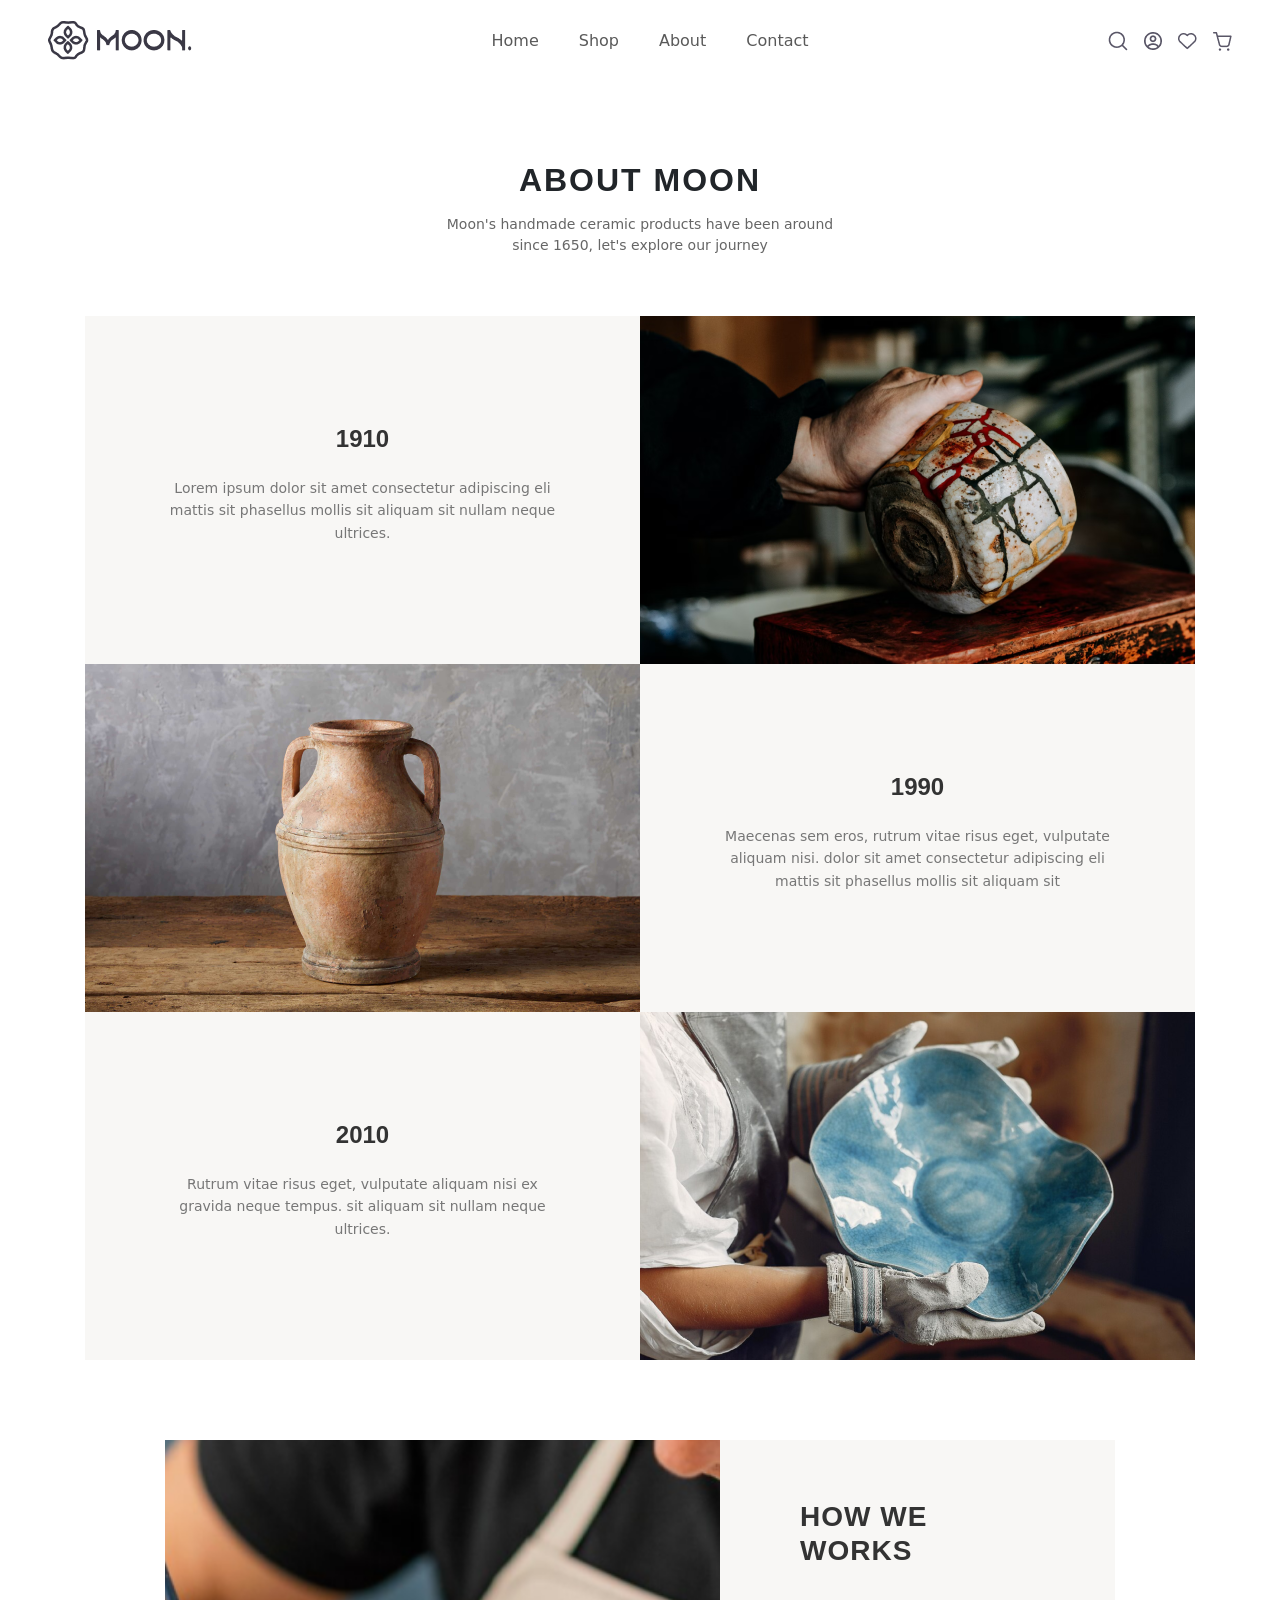
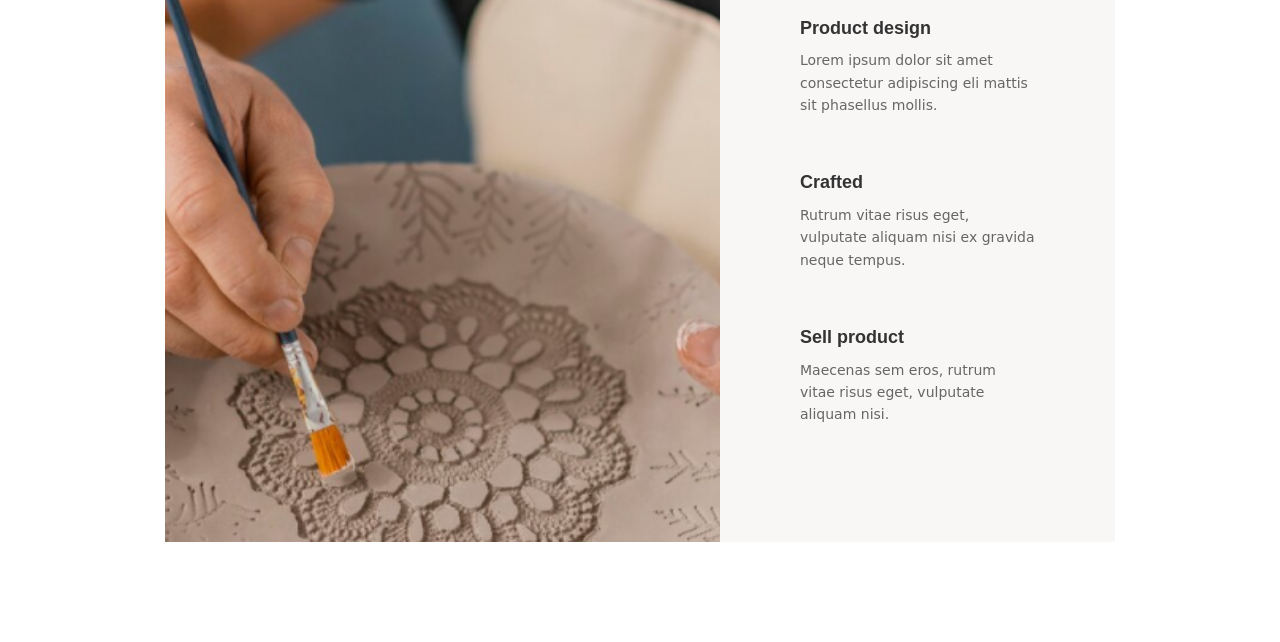
<file: about.html>
<!DOCTYPE html>
<html lang="en">
<head>
  <meta charset="UTF-8" />
  <meta name="viewport" content="width=device-width, initial-scale=1.0" />
  <title>Document</title>
  <link href="https://cdn.jsdelivr.net/npm/bootstrap@5.3.8/dist/css/bootstrap.min.css" rel="stylesheet"
    integrity="sha384-sRIl4kxILFvY47J16cr9ZwB07vP4J8+LH7qKQnuqkuIAvNWLzeN8tE5YBujZqJLB" crossorigin="anonymous" />
  <link rel="stylesheet" href="style/about.css"/>
</head>
<body>
    <!-- nav-bar -->
  <nav class="navbar navbar-expand-lg bg-white py-3 sticky-top">
    <div class="container-fluid d-flex align-items-center px-3 px-lg-5">

      <div class="d-flex flex-1 d-lg-none">
        <button class="navbar-toggler border-0 shadow-none" type="button" data-bs-toggle="offcanvas"
          data-bs-target="#offcanvasNavbar">
          <span class="navbar-toggler-icon"></span>
        </button>
      </div>

      <div class="navbar-brand-container d-flex justify-content-center justify-content-lg-start flex-1">
        <a class="navbar-brand d-flex align-items-center me-0" href="/index.html">
          <img src="images/moon-icon.png" alt="Logo" class="logo-img">
          <img src="images/moon-icon-text.png" alt="Moon" class="logo-text ms-2 d-none d-sm-block">
        </a>
      </div>

      <div class="collapse navbar-collapse justify-content-center" id="navbarNav">
        <ul class="navbar-nav gap-4">
          <li class="nav-item"><a class="nav-link" href="index.html">Home</a></li>
          <li class="nav-item"><a class="nav-link" href="#">Shop</a></li>
          <li class="nav-item"><a class="nav-link" href="about.html">About</a></li>
          <li class="nav-item"><a class="nav-link" href="#">Contact</a></li>
        </ul>
      </div>

      <div class="nav-icons-container d-flex justify-content-end gap-3 flex-1">
        <a href="#" class="d-none d-lg-block"><img src="images/Search-icon.png" alt="Search"></a>
        <a href="#" class="d-none d-lg-block"><img src="images/Avatar-icon.png" alt="Avatar"></a>
        <a href="#" class="d-none d-lg-block"><img src="images/Heart-icon.png" alt="Heart"></a>
        <a href="#"><img src="images/Shopping-cart-icpn.png" alt="Cart"></a>
      </div>

      <div class="offcanvas offcanvas-start d-lg-none" tabindex="-1" id="offcanvasNavbar">
        <div class="offcanvas-header">
          <h5 class="offcanvas-title">Menu</h5>
          <button type="button" class="btn-close" data-bs-dismiss="offcanvas"></button>
        </div>
        <div class="offcanvas-body"> 
          <ul class="navbar-nav gap-3">
            <li class="nav-item"><a class="nav-link" href="/index.html">Home</a></li>
            <li class="nav-item"><a class="nav-link" href="#">Shop</a></li>
            <li class="nav-item"><a class="nav-link" href="/about.html">About</a></li>
            <li class="nav-item"><a class="nav-link" href="#">Contact</a></li>
          </ul>
        </div>
      </div>
    </div>
  </nav>
  <!-- end of nav-bar -->


  <!-- satart of about section -->
<section class="about-moon-section text-center">
    <div class="container-fluid p-0">
        <h2 class="about-title">ABOUT MOON</h2>
        <p class="about-subtitle">Moon's handmade ceramic products have been around <br> since 1650, let's explore our journey</p>
        
        <div class="timeline-container">
            <div class="timeline-row d-flex">
                <div class="timeline-text text-box">
                    <span class="year">1910</span>
                    <p class="timeline-desc">Lorem ipsum dolor sit amet consectetur adipiscing eli mattis sit phasellus mollis sit aliquam sit nullam neque ultrices.</p>
                </div>
                <div class="timeline-img image-box">
                    <img src="images/about-moon-1.png" alt="Moon 1910">
                </div>
            </div>

            <div class="timeline-row d-flex flex-row-reverse">
                <div class="timeline-text text-box">
                    <span class="year">1990</span>
                    <p class="timeline-desc">Maecenas sem eros, rutrum vitae risus eget, vulputate aliquam nisi. dolor sit amet consectetur adipiscing eli mattis sit phasellus mollis sit aliquam sit</p>
                </div>
                <div class="timeline-img image-box">
                    <img src="images/about-moon-2.png" alt="Moon 1990">
                </div>
            </div>

            <div class="timeline-row d-flex">
                <div class="timeline-text text-box">
                    <span class="year">2010</span>
                    <p class="timeline-desc">Rutrum vitae risus eget, vulputate aliquam nisi ex gravida neque tempus. sit aliquam sit nullam neque ultrices.</p>
                </div>
                <div class="timeline-img image-box">
                    <img src="images/about-moon-3.png" alt="Moon 2010">
                </div>
            </div>
        </div>
    </div>
</section>

   <!-- end of about section  -->

   <!-- start of how we work section -->
<section class="how-works-section">
    <div class="how-container d-flex">
        <div class="how-image">
            <img src="images/about-moon-4.png" alt="Crafting Process">
        </div>
        
        <div class="how-content d-flex flex-column justify-content-center">
            <h2 class="how-title">HOW WE WORKS</h2>
            
            <div class="work-step">
                <h5>Product design</h5>
                <p>Lorem ipsum dolor sit amet consectetur adipiscing eli mattis sit phasellus mollis.</p>
            </div>
            
            <div class="work-step">
                <h5>Crafted</h5>
                <p>Rutrum vitae risus eget, vulputate aliquam nisi ex gravida neque tempus.</p>
            </div>
            
            <div class="work-step">
                <h5>Sell product</h5>
                <p>Maecenas sem eros, rutrum vitae risus eget, vulputate aliquam nisi.</p>
            </div>
        </div>
    </div>
</section>

   <!-- end of how we work section -->
    <script src="https://cdn.jsdelivr.net/npm/bootstrap@5.3.8/dist/js/bootstrap.bundle.min.js"
        integrity="sha384-ENjdO4Dr2bkBIFxQpeoTz1HIcje39Wm4jDKdf19U8gI4ddQ3GYNS7NTKfAdVQSZe" crossorigin="anonymous"></script>
</body>
</html>
</file>
<file: style/about.css>
.about-moon-section {
    width: 100%;
    display: flex;
    flex-direction: column;
    align-items: center;
    padding: 80px 0;
    background-color: #fff;
}

.about-title {
    font-family: 'Inter', sans-serif;
    font-weight: 700;
    font-size: 32px;
    letter-spacing: 2px;
    margin-bottom: 15px;
}

.about-subtitle {
    font-size: 14px;
    color: #666;
    margin-bottom: 60px;
}

.timeline-container {
    width: 1110px;
    margin: 0 auto;
}

.timeline-row {
    width: 1110px;
    height: 348px;
}

.timeline-text, .timeline-img {
    width: 555px !important;
    height: 348px !important;
    flex: 0 0 555px !important;
}

.timeline-text {
    background-color: #F8F7F5;
    padding: 60px;
    display: flex;
    flex-direction: column;
    justify-content: center;
    align-items: center;
    text-align: center;
}

.timeline-img img {
    width: 100%;
    height: 100%;
    object-fit: cover;
    display: block;
}

.year {
    font-family: 'Inter', sans-serif;
    font-weight: 700;
    font-size: 24px;
    margin-bottom: 20px;
    color: #333;
}

.timeline-desc {
    font-size: 14px;
    color: #777;
    max-width: 400px;
    line-height: 1.6;
}

/* --- Responsive (Mobile) --- */
@media (max-width: 1200px) {
    .timeline-container, .timeline-row {
        width: 100%;
        height: auto;
    }
    
    .about-moon-section {
        padding-left: 15px;
        padding-right: 15px;
    }
    
    .timeline-row {
        flex-direction: column !important;
    }

    .timeline-text, .timeline-img {
        width: 100% !important;
        flex: 0 0 100% !important;
        height: auto !important;
        min-height: 348px;
    }
}

/* start how we work section */
.how-works-section {
    width: 100%;
    padding: 0 165px 100px;
    background-color: #fff;
    display: flex;
    justify-content: center;
}

.how-container {
    width: 100%;
    max-width: 1110px;
    display: flex;
    align-items: stretch; 
}

.how-image {
    width: 555px !important;
    flex: 0 0 555px !important;
}

.how-image img {
    width: 100%;
    height: 100%; 
    object-fit: cover; 
    display: block;
}

.how-content {
    flex: 1;
    background-color: #F8F7F5;
    padding: 60px 80px;
    display: flex;
    flex-direction: column;
    justify-content: center;
    text-align: left;
}

.how-title {
    font-family: 'Inter', sans-serif;
    font-weight: 700;
    font-size: 28px;
    letter-spacing: 1px;
    margin-bottom: 50px;
    text-transform: uppercase;
    color: #333;
}

.work-step {
    margin-bottom: 40px;
}

.work-step h5 {
    font-family: 'Inter', sans-serif;
    font-weight: 700;
    font-size: 18px;
    margin-bottom: 10px;
    color: #333;
}

.work-step p {
    font-size: 14px;
    color: #666;
    line-height: 1.6;
    max-width: 400px;
}

/* --- Responsive (Mobile) --- */
@media (max-width: 1200px) {
    .how-works-section {
        padding: 0 15px 60px;
    }
    
    .how-container {
        width: 100%;
        flex-direction: column !important;
    }

    .how-image {
        width: 100% !important;
        flex: 0 0 100% !important;
        height: 400px !important;
        order: -1;
    }

    .how-content {
        width: 100% !important;
        flex: 0 0 100% !important;
        padding: 40px 20px;
    }
}
/* end how we work section */
</file>
